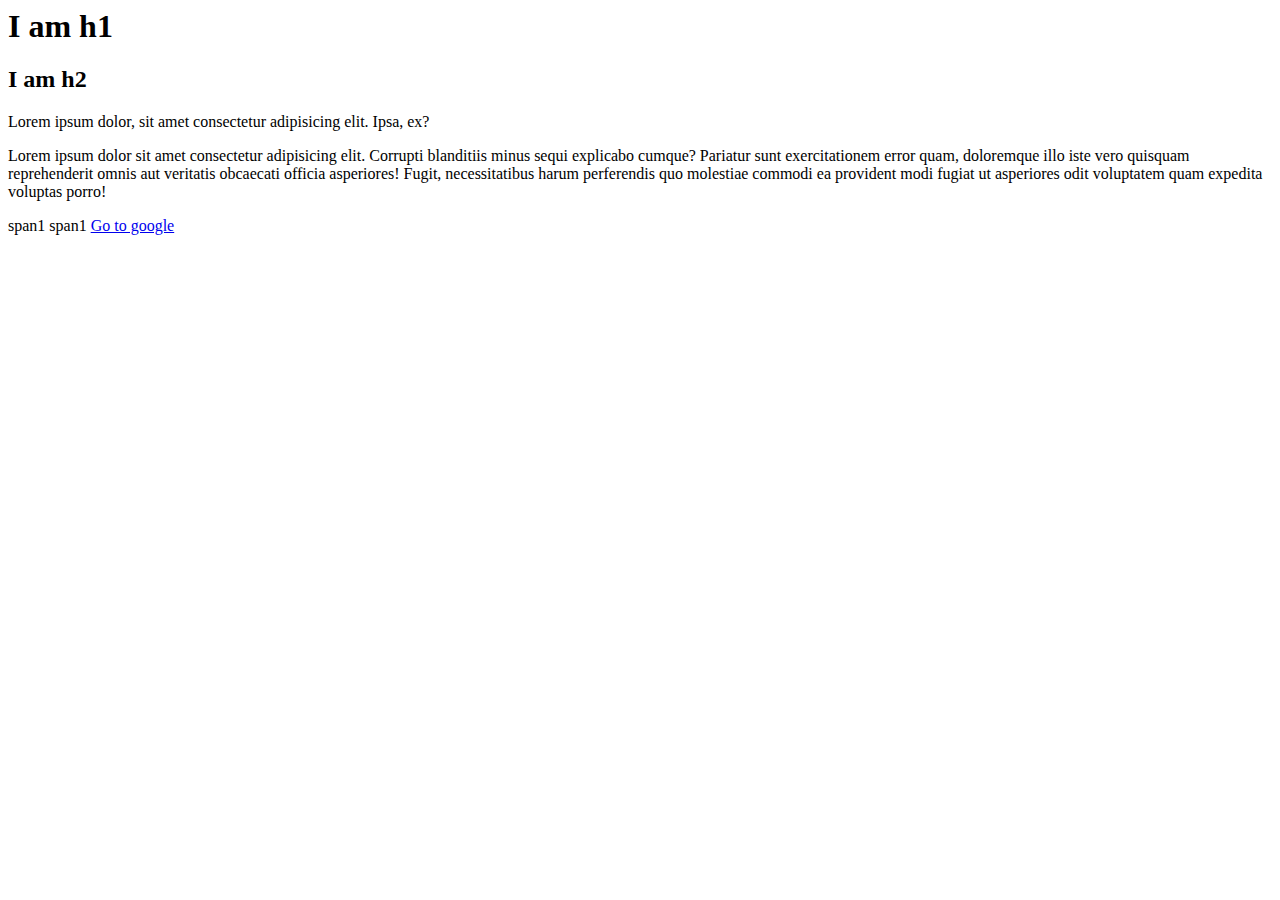
<file: HTMLPages/index.html>
<html>
    <head>
        
    </head>
    <body>
        <!--  this is html page -->
          <h1>I am h1</h1>
          <h2>I am h2</h2>

          <!-- Block : takes full width of view port | new line start 
           inline : takes width as content -> content wrap | not start new line  -->

            <div>Lorem ipsum dolor, sit amet consectetur adipisicing elit. Ipsa, ex?</div>

            <p>Lorem ipsum dolor sit amet consectetur adipisicing elit. Corrupti blanditiis minus sequi explicabo cumque? Pariatur sunt exercitationem error quam, doloremque illo iste vero quisquam reprehenderit omnis aut veritatis obcaecati officia asperiores! Fugit, necessitatibus harum perferendis quo molestiae commodi ea provident modi fugiat ut asperiores odit voluptatem quam expedita voluptas porro!</p>

            <span>span1</span>
            <span>span1</span>

            <a href="https://google.com"> Go to google</a>
            <a href="listPage1.html"></a>

    </body>
</html>
</file>
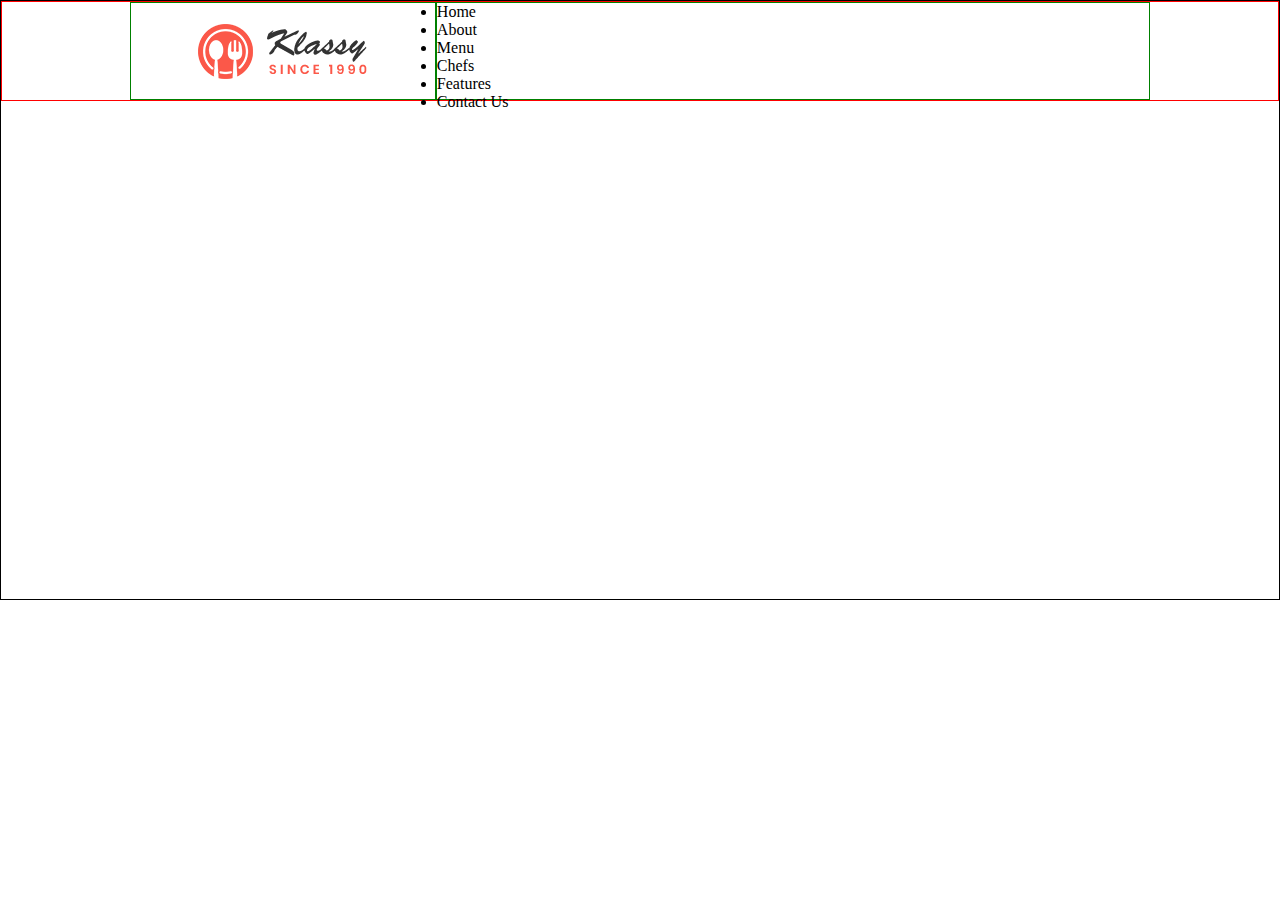
<file: WebAssignment/ClassyCafe/index.html>
<!DOCTYPE html>
<html lang="en">
<head>
    <meta charset="UTF-8">
    <meta name="viewport" content="width=device-width, initial-scale=1.0">
    <title>Classy Cafe</title>
    <link rel="stylesheet" href="styles.css">
</head>
<body>
    <div class="classy-cafe">

        <header>
            <div class="header-child">
                <div class="header-child-left">
                    <img src="images/klassy-logo.png" alt="">
                </div>
                <div class="header-child-right">
                    <ul>
                        <li>Home</li>
                        <li>About</li>
                        <li>Menu</li>
                        <li>Chefs</li>
                        <li>Features</li>
                        <li>Contact Us</li>
                    </ul>
                </div>
            </div>
        </header>

    </div>
</body>
</html>
</file>
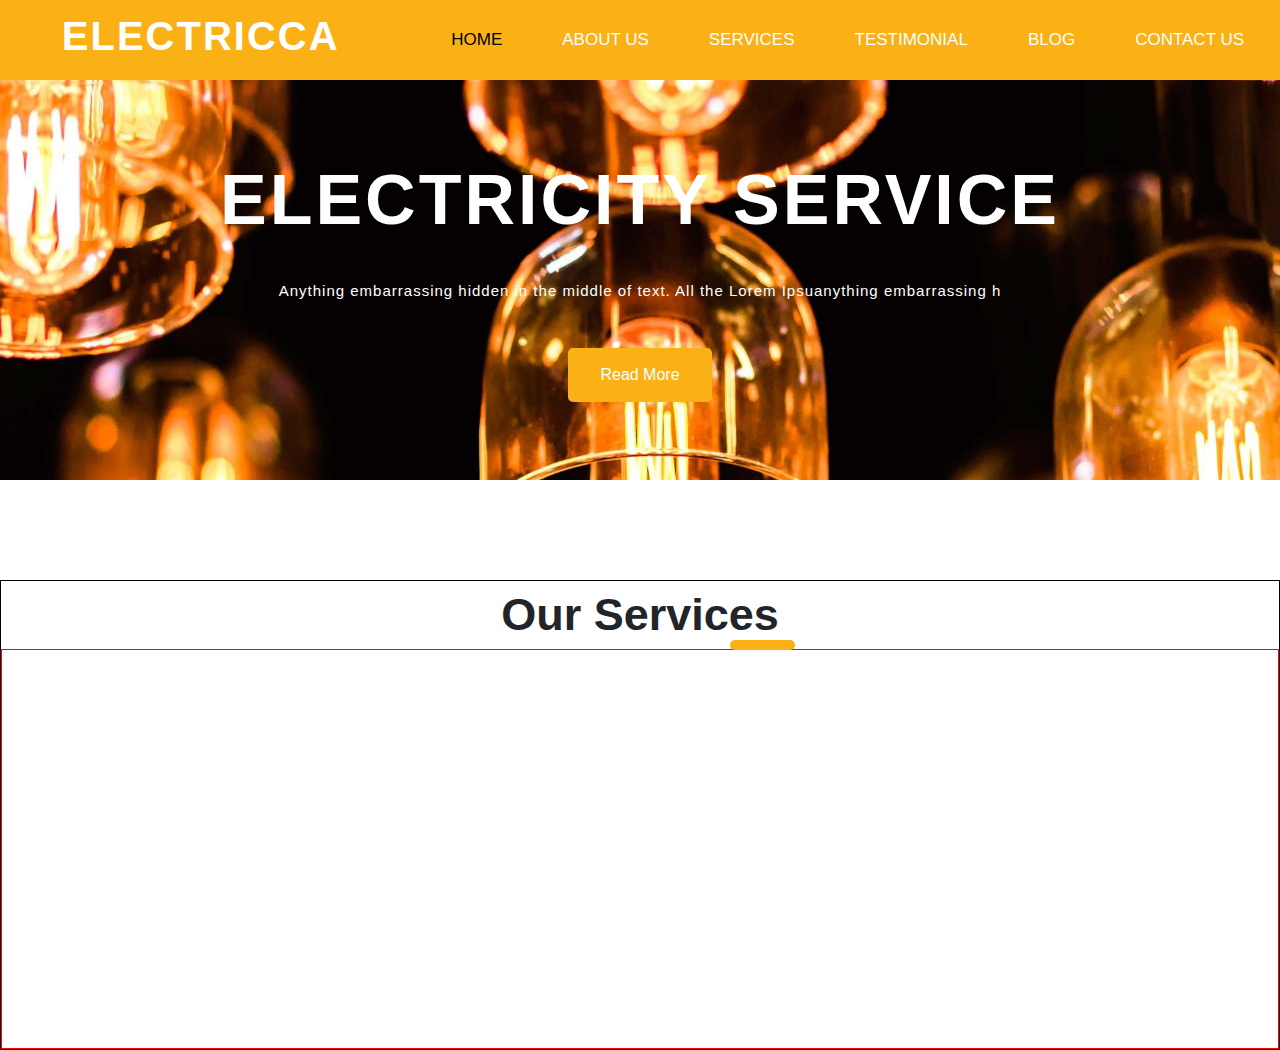
<file: WebAssignment/Electricca/index.html>
<html>
    <head>
        <meta charset="utf-8">
        <meta name="viewport" content="width=device-width, initial-scale=1">
        <link rel="stylesheet" href="https://cdn.jsdelivr.net/npm/bootstrap@4.6.2/dist/css/bootstrap.min.css">
        <script src="https://cdn.jsdelivr.net/npm/jquery@3.7.1/dist/jquery.slim.min.js"></script>
        <script src="https://cdn.jsdelivr.net/npm/popper.js@1.16.1/dist/umd/popper.min.js"></script>
        <script src="https://cdn.jsdelivr.net/npm/bootstrap@4.6.2/dist/js/bootstrap.bundle.min.js"></script>

        <link rel="stylesheet" href="style.css">
    </head>
    <body>
        <div class="container-fluid">
            <div id="header" class="row pr-3">
                <div class="col-md-4 pr-8 d-flex align-items-center justify-content-center">
                    <h1>ELECTRICCA</h1>
                </div>
                <div id="menu" class="col-md-8 d-flex align-items-center justify-content-center">
                    <span style="color: black;">HOME</span>
                    <span>ABOUT US</span>
                    <span>SERVICES</span>
                    <span>TESTIMONIAL</span>
                    <span>BLOG</span>
                    <span>CONTACT US</span>
                </div>
            </div>

            <section  class="container-fluid banner d-flex flex-column align-items-center justify-content-center text-white">
                <h1>Electricity Service</h1>
                <p>Anything embarrassing hidden in the middle of text. All the Lorem Ipsuanything embarrassing h</p>
                <button id="read-more">Read More</button>
            </section>

            <section class="our-services d-flex flex-column align-items-center">
                <span>Our Services</span>
                <div class="container-fluid d-flex ">
                    <div class="card-cont container-fluid"></div>
                </div>
            </section>
        </div>
    </body>
</html>
</file>
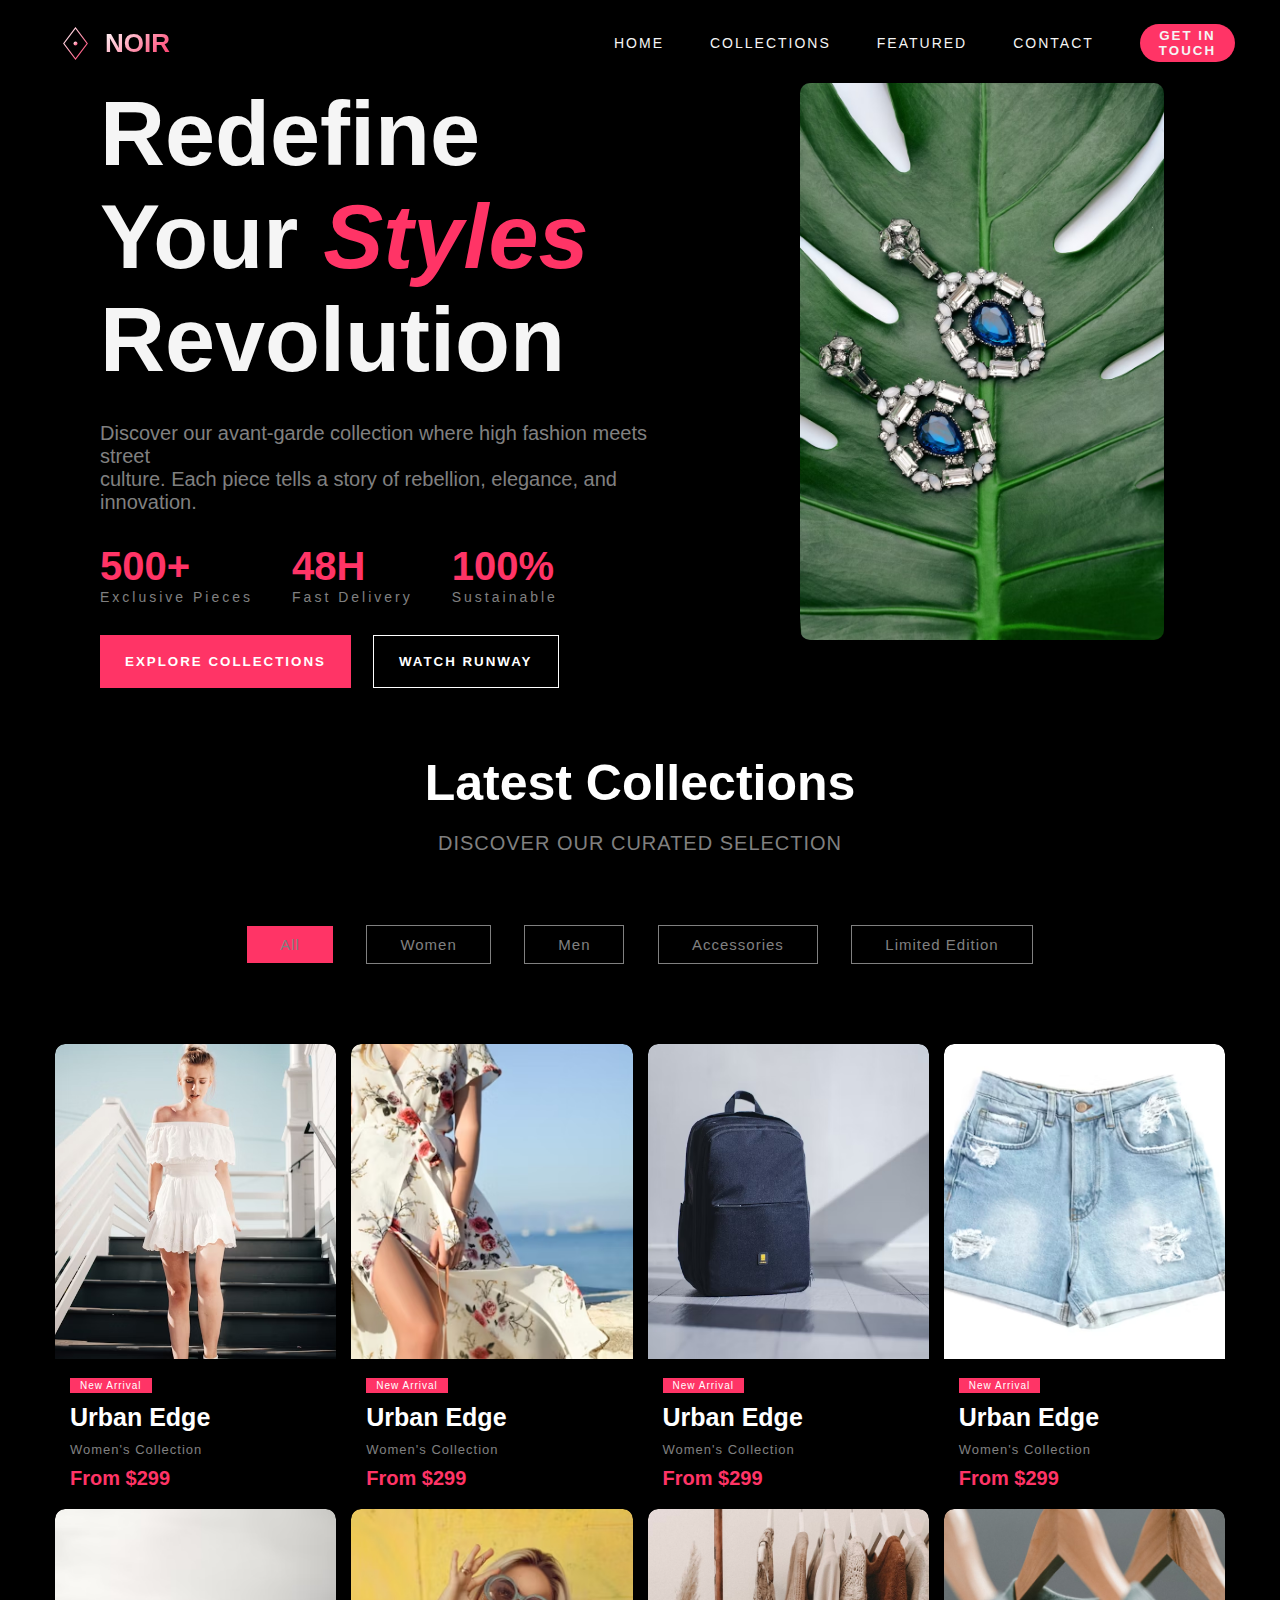
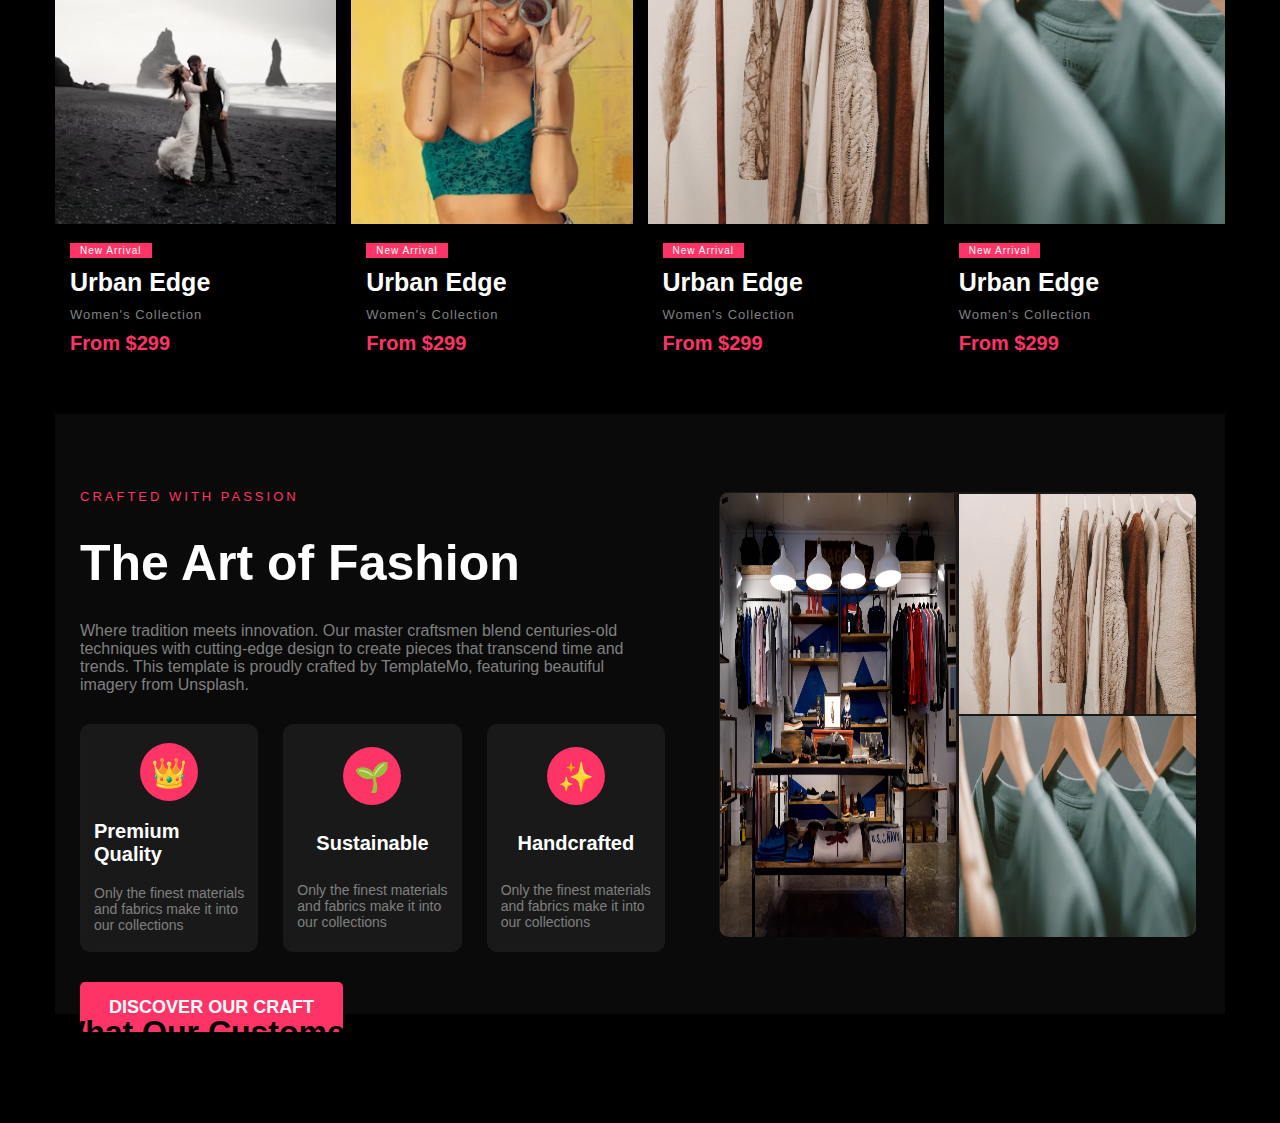
<file: WebAssignment/NoirFashion/index.html>
<html>
    <head>
        <title>NOIR</title>
        <link rel="stylesheet" href="style.css">
    </head>
    <body>
        <!-- pink :  rgb(255,52,102) 
         black backgroud : #0a0a0a;-->
        <div class="main-container">
            <section class="section-1">
            <div class="header">
                <div class="logo">
                    <svg class="logo-svg" viewBox="0 0 100 100" xmlns="http://www.w3.org/2000/svg">
                    <defs>
                        <linearGradient id="logoGrad" x1="0%" y1="0%" x2="100%" y2="100%">
                            <stop offset="0%" style="stop-color:#fff;stop-opacity:1"></stop>
                            <stop offset="100%" style="stop-color:#ff3366;stop-opacity:1"></stop>
                        </linearGradient>
                    </defs>
                    <polygon points="50,10 20,50 50,90 80,50" fill="none" stroke="url(#logoGrad)" stroke-width="3"></polygon>
                    <circle cx="50" cy="50" r="5" fill="url(#logoGrad)"></circle>
                    </svg>

                    <span class="logo-text">NOIR</span>
                </div>
                <div class="menu">
                    <a href="#">HOME</a>
                    <a href="#">COLLECTIONS</a>
                    <a href="#">FEATURED</a>
                    <a href="#">CONTACT</a>
                    <button>GET IN TOUCH</button>
                </div>
            </div>

            <div class="hero-section">
                <div class="left-hero">
                    <h1>Redefine <br> Your <span>Styles</span> Revolution</h1>
                    <p>Discover our avant-garde collection where high fashion meets street <br>culture. Each piece tells a story of rebellion, elegance, and innovation.</p>
                    <div class="hero-stats">
                        <div>
                            <h1>500+</h1>
                            <span>Exclusive Pieces</span>
                        </div>
                        <div>
                            <h1>48H</h1>
                            <span>Fast Delivery</span>
                        </div>
                        <div>
                            <h1>100%</h1>
                            <span>Sustainable</span>
                        </div>
                    </div>

                    <div class="hero-buttons">
                        <button>EXPLORE COLLECTIONS</button>
                        <button style="border: 1px solid white; background-color: transparent;">WATCH RUNWAY</button>
                    </div>
                </div>
                <div class="right-hero">
                    <img src="Images/noir-fashion-hero-01.avif" alt="">
                </div>
            </div>
            </section>


            <section class="section-2">
                <h1>Latest Collections</h1>
                <p>Discover our curated selection</p>
                <div class="button-box">
                    <button>All</button>
                    <button>Women</button>
                    <button>Men</button>
                    <button>Accessories</button>
                    <button>Limited Edition</button>
                </div>
            </section>

            <div class="section-3">
                <div class="card">
                    <img src="Images/urban-edge.avif" alt="">
                    <div>
                        <button>New Arrival</button>
                        <h1>Urban Edge</h1>
                        <p>Women's Collection</p>
                        <span>From $299</span>
                    </div>
                </div>
                <div class="card">
                    <img src="Images/midnight-luxe.avif" alt="">
                    <div>
                        <button>New Arrival</button>
                        <h1>Urban Edge</h1>
                        <p>Women's Collection</p>
                        <span>From $299</span>
                    </div>
                </div>
                <div class="card">
                    <img src="Images/accent-pieces.avif" alt="">
                    <div>
                        <button>New Arrival</button>
                        <h1>Urban Edge</h1>
                        <p>Women's Collection</p>
                        <span>From $299</span>
                    </div>
                </div>
                <div class="card">
                    <img src="Images/street-rebel.avif" alt="">
                    <div>
                        <button>New Arrival</button>
                        <h1>Urban Edge</h1>
                        <p>Women's Collection</p>
                        <span>From $299</span>
                    </div>
                </div>
            </div>

            <div class="section-3">
                <div class="card">
                    <img src="Images/avant-garde.avif" alt="">
                    <div>
                        <button>New Arrival</button>
                        <h1>Urban Edge</h1>
                        <p>Women's Collection</p>
                        <span>From $299</span>
                    </div>
                </div>
                <div class="card">
                    <img src="Images/spring-bloom.avif" alt="">
                    <div>
                        <button>New Arrival</button>
                        <h1>Urban Edge</h1>
                        <p>Women's Collection</p>
                        <span>From $299</span>
                    </div>
                </div>
                <div class="card">
                    <img src="Images/art-of-fashion-02.avif" alt="">
                    <div>
                        <button>New Arrival</button>
                        <h1>Urban Edge</h1>
                        <p>Women's Collection</p>
                        <span>From $299</span>
                    </div>
                </div>
                <div class="card">
                    <img src="Images/art-of-fashion-03.avif" alt="">
                    <div>
                        <button>New Arrival</button>
                        <h1>Urban Edge</h1>
                        <p>Women's Collection</p>
                        <span>From $299</span>
                    </div>
                </div>
            </div>

            <section class="section-4">
                <div class="section-4-left">
                    <!-- <div class="section-4-left-content"> -->
                        <span>Crafted with Passion</span>
                        <h1>The Art of Fashion</h1>
                        <p>Where tradition meets innovation. Our master craftsmen blend centuries-old techniques with cutting-edge design to create pieces that transcend time and trends. This template is proudly crafted by TemplateMo, featuring beautiful imagery from Unsplash.</p>
                        <div class="left-card-cont">
                            <div>
                                <div class="highlight-icon">👑</div>
                                <span style="font-size: 20px; font-weight: 600;">Premium Quality </span>
                                <p style="font-size: 14px;">Only the finest materials and fabrics make it into our collections</p>
                            </div>
                            <div>
                                <div class="highlight-icon">🌱</div>
                                <span style="font-size: 20px; font-weight: 600;">Sustainable </span>
                                <p style="font-size: 14px;">Only the finest materials and fabrics make it into our collections</p>
                            </div>
                            <div>
                                <div class="highlight-icon">✨</div>
                                <span style="font-size: 20px; font-weight: 600;">Handcrafted</span>
                                <p style="font-size: 14px;">Only the finest materials and fabrics make it into our collections</p>
                            </div>
                        </div>
                        <button>Discover our craft</button>
                    <!-- </div> -->
                </div>
                <div class="section-4-right">
                    <div class="img-cont">
                        <div class="img-left">
                            <img src="Images/art-of-fashion-01.avif" alt="">
                        </div>
                        <div class="img-right">
                            <img src="Images/art-of-fashion-02.avif" alt="">
                            <img src="Images/art-of-fashion-03.avif" alt="">
                        </div>
                    </div>
                </div>
            </section>


            <section class="section-5">
                <h1>What Our Customers Say</h1>
                <p>Real stories from fashion enthusiasts</p>
                <div>
                    <div>
                        "NOIR has completely transformed my wardrobe. The quality and attention to detail is unmatched. Every piece feels like a work of art."
                    </div>
                    <div>
                        "The sustainable approach combined with luxury design is exactly what I was looking for. NOIR proves you don't have to compromise."
                    </div>
                    <div>
                        "I've been a customer for three years now, and each collection keeps exceeding my expectations. The fit and quality are consistently outstanding."
                    </div>
                </div>
            </section>
        </div>
    </body>
</html>
</file>
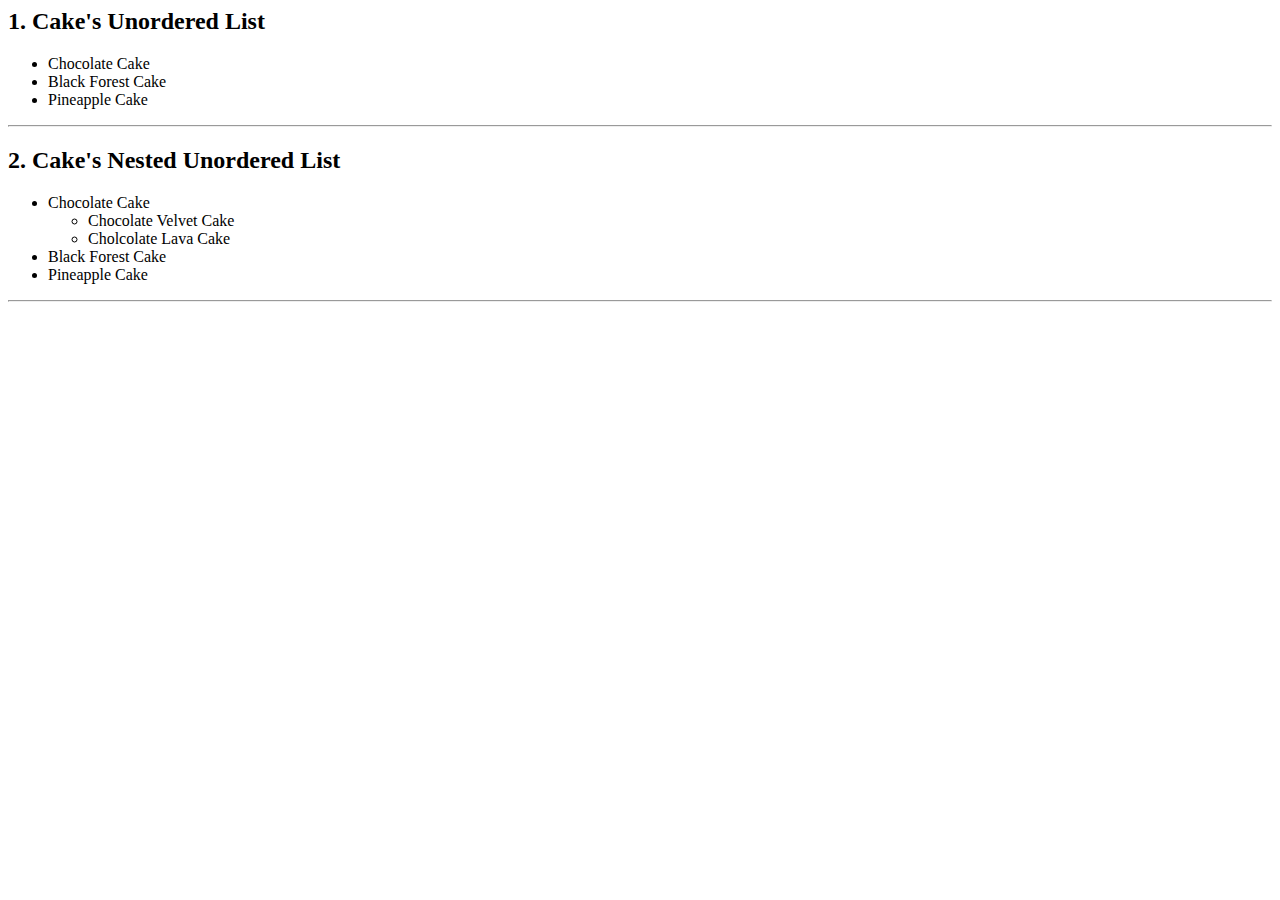
<file: HTML/listPage1.html>
<html>
    <head>
        <title>My List Page</title>
    </head>
    <body>
        <h2>1. Cake's Unordered List</h2>
        <ul>
            <li>Chocolate Cake</li>
            <li>Black Forest Cake</li>
            <li>Pineapple Cake</li>
        </ul>
        <hr/>


        <h2>2. Cake's Nested Unordered List</h2>
        <ul>
            <li>Chocolate Cake
                <ul>
                    <li>Chocolate Velvet Cake</li>
                    <li>Cholcolate Lava Cake</li>
                </ul>
            </li>

            <li>Black Forest Cake</li>
            <li>Pineapple Cake</li>
        </ul>
        <hr/>

    </body>
</html>
</file>
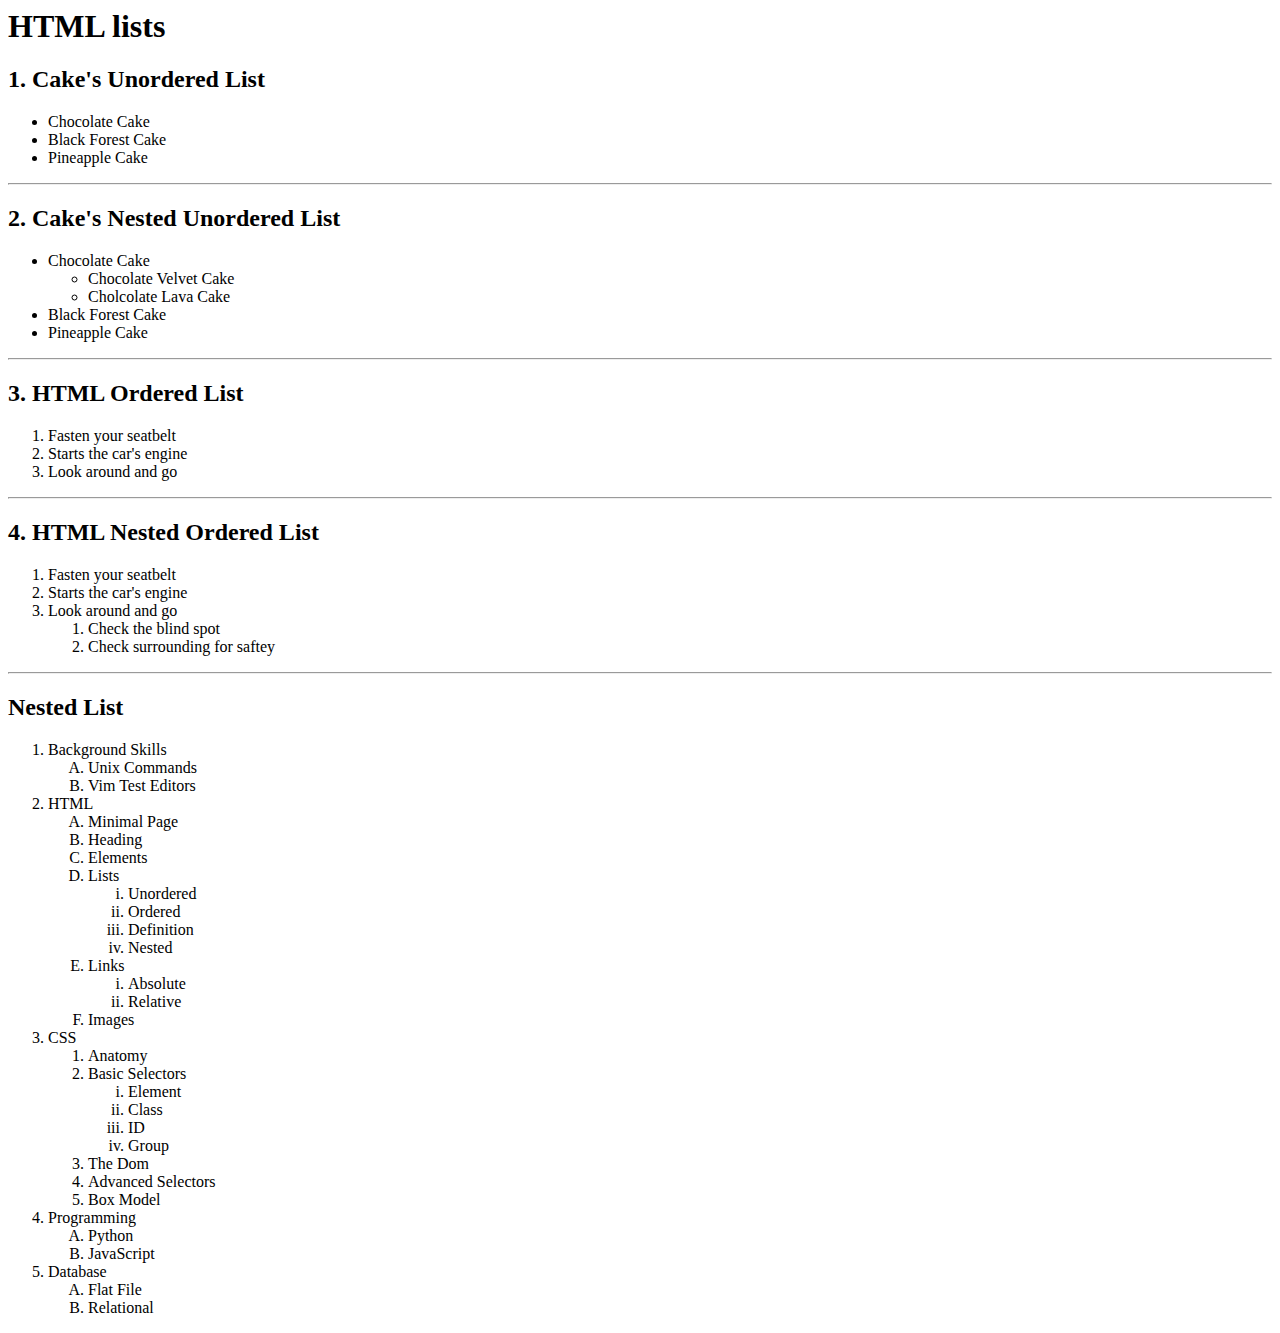
<file: HTMLPages/listPage1.html>
<html>
    <head>
        <title>My List Page</title>
    </head>
    <body>
        <h1>HTML lists</h1>
        <h2>1. Cake's Unordered List</h2>
        <ul>
            <li>Chocolate Cake</li>
            <li>Black Forest Cake</li>
            <li>Pineapple Cake</li>
        </ul>
        <hr/>


        <h2>2. Cake's Nested Unordered List</h2>
        <ul>
            <li>Chocolate Cake
                <ul>
                    <li>Chocolate Velvet Cake</li>
                    <li>Cholcolate Lava Cake</li>
                </ul>
            </li>

            <li>Black Forest Cake</li>
            <li>Pineapple Cake</li>
        </ul>
        <hr/>

        <h2>3. HTML Ordered List</h2>
        <ol>
            <li>Fasten your seatbelt</li>
            <li>Starts the car's engine</li>
            <li>Look around and go</li>
        </ol>
        <hr/>

        <h2>4. HTML Nested Ordered List</h2>
        <ol>
            <li>Fasten your seatbelt</li>
            <li>Starts the car's engine</li>
            <li>
                Look around and go
                <ol>
                    <li>Check the blind spot</li>
                    <li>Check surrounding for saftey</li>
                </ol>
            </li>
        </ol>
        <hr/>

        <h2>Nested List</h2>
        <ol>
            <li>
                Background Skills
                <ol type="A">
                    <li>Unix Commands</li>
                    <li>Vim Test Editors</li>
                </ol>
            </li>
            <li>
                HTML 
                <ol type="A">
                    <li>Minimal Page</li>
                    <li>Heading</li>
                    <li>Elements</li>
                    <li>Lists
                        <ol type="i">
                            <li>Unordered</li>
                            <li>Ordered</li>
                            <li>Definition</li>
                            <li>Nested</li>
                        </ol>
                    </li>
                    <li>Links
                        <ol type="i">
                            <li>Absolute</li>
                            <li>Relative</li>
                        </ol>
                    </li>
                    <li>Images</li>
                </ol>
            </li>
            <li>CSS 
                <ol>
                    <li>Anatomy</li>
                    <li>Basic Selectors
                        <ol type="i">
                            <li>Element</li>
                            <li>Class</li>
                            <li>ID</li>
                            <li>Group</li>
                        </ol>
                    </li>
                    <li>The Dom</li>
                    <li>Advanced Selectors</li>
                    <li>Box Model</li>
                </ol>
            </li>
            <li>Programming
                <ol type="A">
                    <li>Python</li>
                    <li>JavaScript</li>
                </ol>
            </li>
            <li>Database
                <ol type="A">
                    <li>Flat File</li>
                    <li>Relational</li>
                </ol>
            </li>
        </ol>

    </body>
</html>
</file>
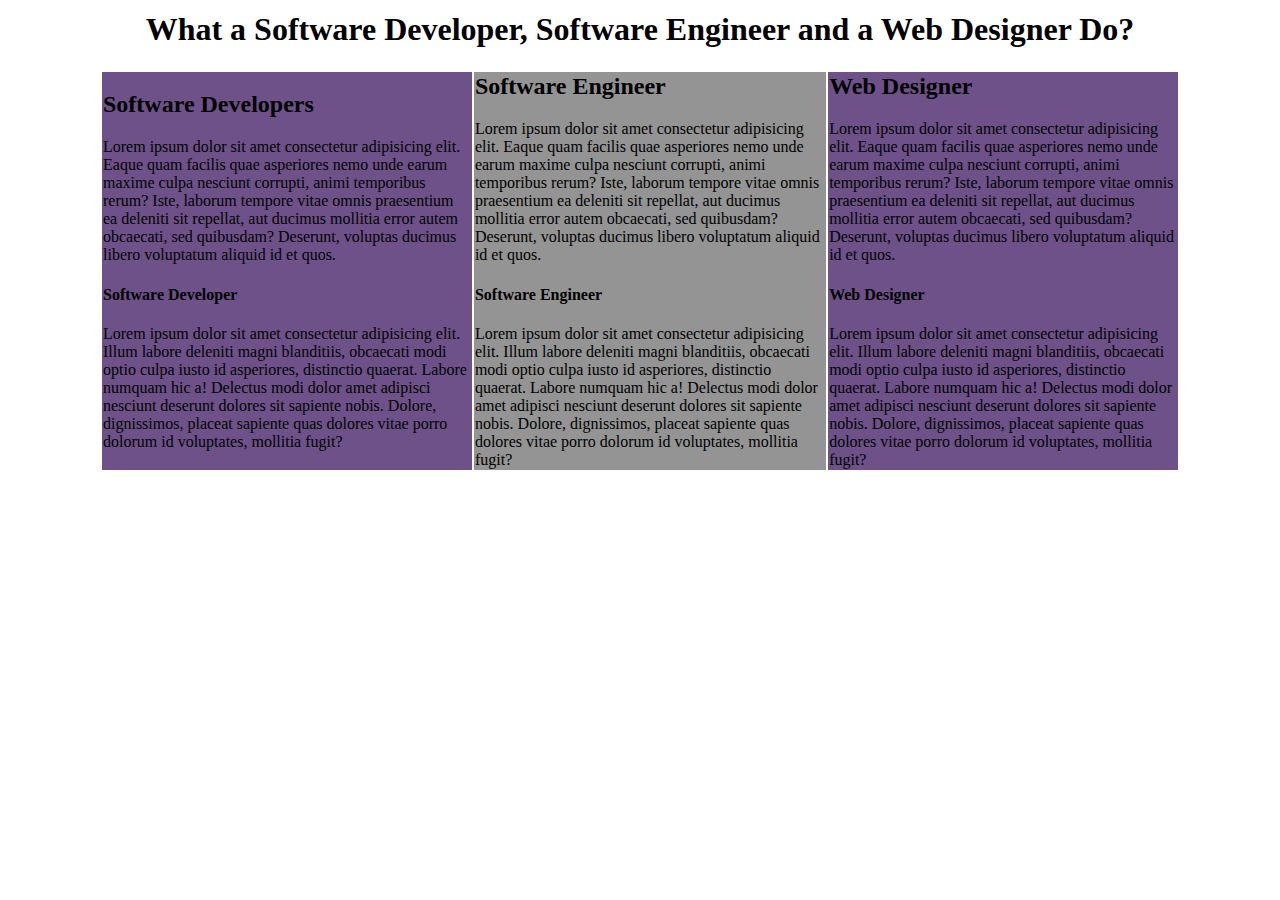
<file: HTMLPages/page3.html>
<html>
    <head>
        <title>Software Developer</title>
    </head>
    <body style="margin-left: 100px; margin-right: 100px;">

        <table>
            <thead>
                <th colspan="3"><h1>What a Software Developer, Software Engineer and a Web Designer Do?</h1></th>
            </thead>
            <tbody>
                <tr>
                    <td style="background-color: rgba(69, 32, 104, 0.781);">
                        <div>
                        <h2>Software Developers</h2>
                        Lorem ipsum dolor sit amet consectetur adipisicing elit. Eaque quam facilis quae asperiores nemo unde earum maxime culpa nesciunt corrupti, animi temporibus rerum? Iste, laborum tempore vitae omnis praesentium ea deleniti sit repellat, aut ducimus mollitia error autem obcaecati, sed quibusdam? Deserunt, voluptas ducimus libero voluptatum aliquid id et quos.
                        <h4>Software Developer</h4>
                        Lorem ipsum dolor sit amet consectetur adipisicing elit. Illum labore deleniti magni blanditiis, obcaecati modi optio culpa iusto id asperiores, distinctio quaerat. Labore numquam hic a! Delectus modi dolor amet adipisci nesciunt deserunt dolores sit sapiente nobis. Dolore, dignissimos, placeat sapiente quas dolores vitae porro dolorum id voluptates, mollitia fugit?
                    </div>
                    </td>
                    <td style="background-color: rgba(128, 128, 128, 0.842);">    
                    <div>
                        <h2>Software Engineer</h2>
                        Lorem ipsum dolor sit amet consectetur adipisicing elit. Eaque quam facilis quae asperiores nemo unde earum maxime culpa nesciunt corrupti, animi temporibus rerum? Iste, laborum tempore vitae omnis praesentium ea deleniti sit repellat, aut ducimus mollitia error autem obcaecati, sed quibusdam? Deserunt, voluptas ducimus libero voluptatum aliquid id et quos.
                        <h4>Software Engineer</h4>
                        Lorem ipsum dolor sit amet consectetur adipisicing elit. Illum labore deleniti magni blanditiis, obcaecati modi optio culpa iusto id asperiores, distinctio quaerat. Labore numquam hic a! Delectus modi dolor amet adipisci nesciunt deserunt dolores sit sapiente nobis. Dolore, dignissimos, placeat sapiente quas dolores vitae porro dolorum id voluptates, mollitia fugit?
                    </div>  
                    </td>
                    <td style="background-color: rgba(69, 32, 104, 0.781);">   
                     <div>
                        <h2>Web Designer</h2>
                        Lorem ipsum dolor sit amet consectetur adipisicing elit. Eaque quam facilis quae asperiores nemo unde earum maxime culpa nesciunt corrupti, animi temporibus rerum? Iste, laborum tempore vitae omnis praesentium ea deleniti sit repellat, aut ducimus mollitia error autem obcaecati, sed quibusdam? Deserunt, voluptas ducimus libero voluptatum aliquid id et quos.
                        <h4>Web Designer</h4>
                        Lorem ipsum dolor sit amet consectetur adipisicing elit. Illum labore deleniti magni blanditiis, obcaecati modi optio culpa iusto id asperiores, distinctio quaerat. Labore numquam hic a! Delectus modi dolor amet adipisci nesciunt deserunt dolores sit sapiente nobis. Dolore, dignissimos, placeat sapiente quas dolores vitae porro dolorum id voluptates, mollitia fugit?
                    </div>
                    </td>
                </tr>
            </tbody>
        </table>
       
            
           

         
       
    </body>
</html>
</file>
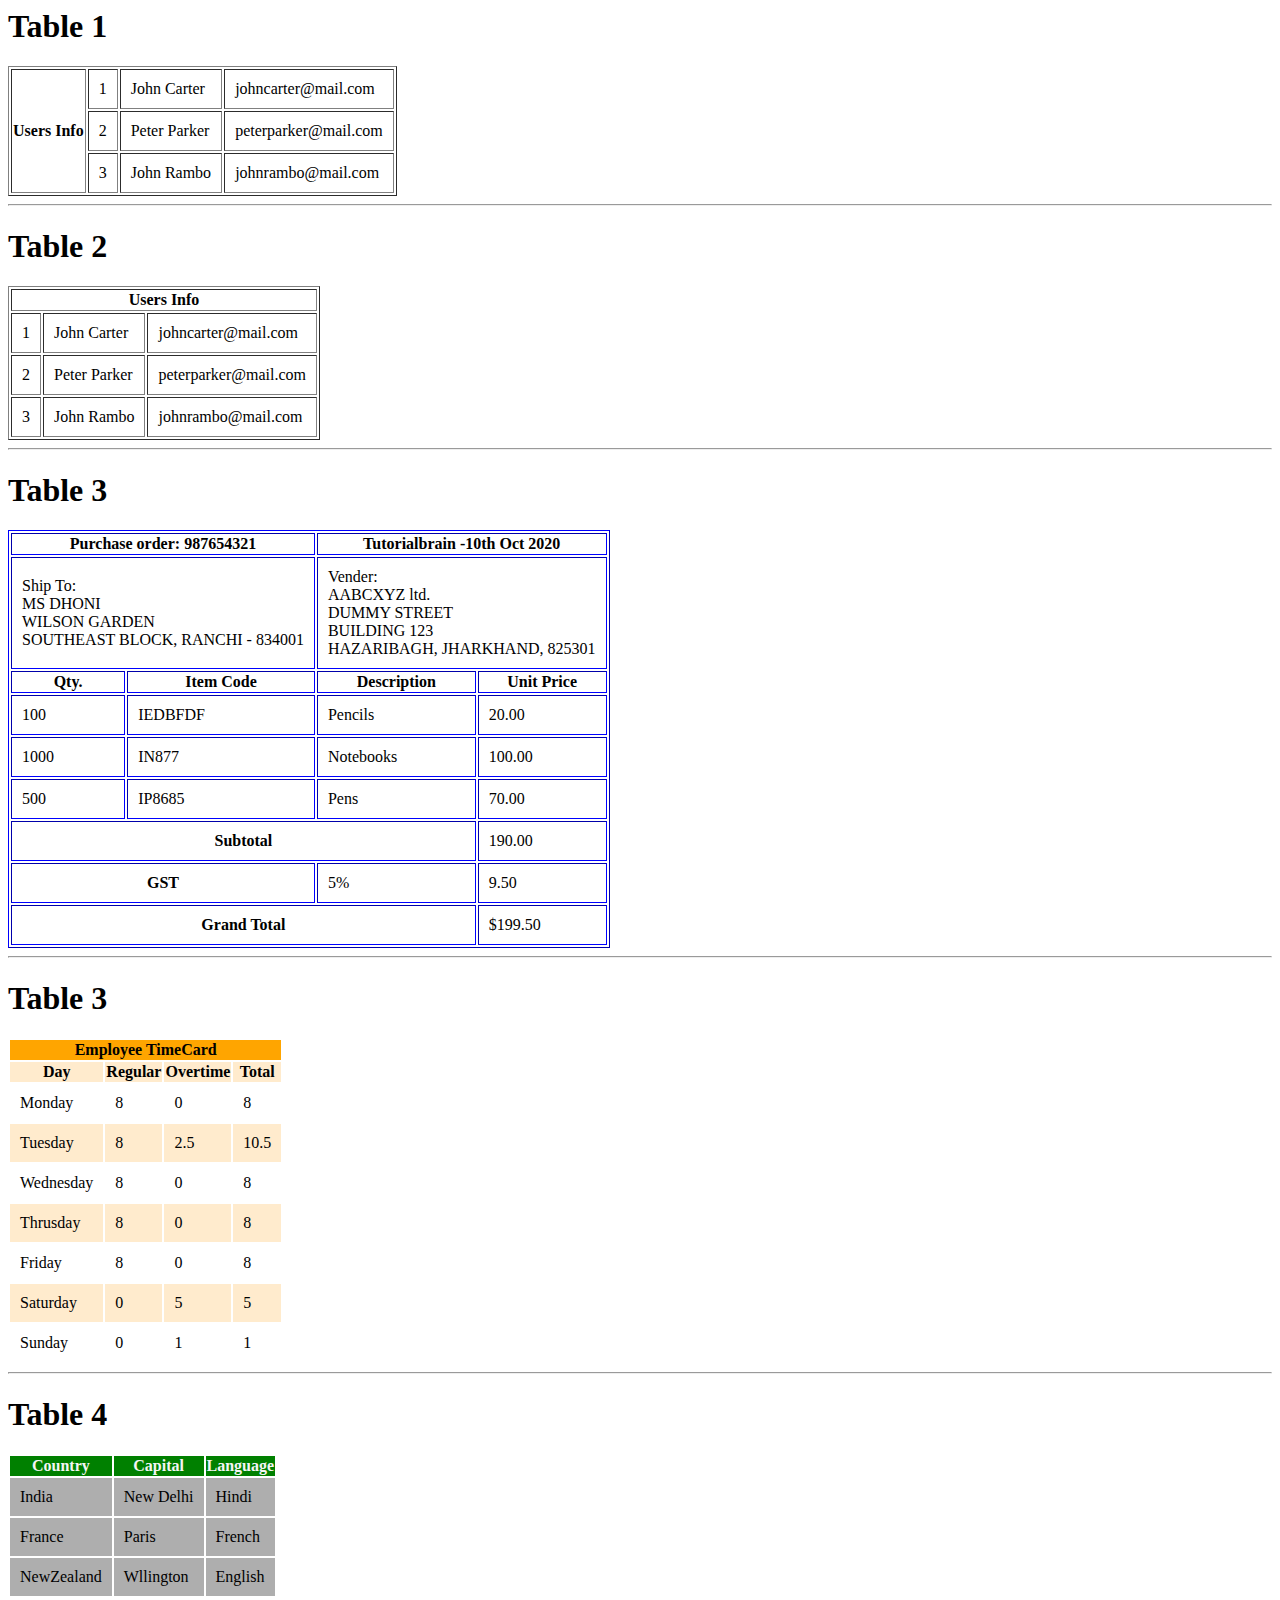
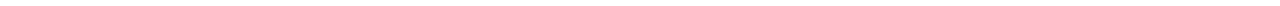
<file: HTMLPages/TablesPage.html>
<html>
    <head>
        <title>HTML Tables</title>
        <style>
            td{
                padding: 10px;
            }
        </style>
    </head>
    <body>
        <h1>Table 1</h1>
        <table border="1">
            <tr>
                <th rowspan="3" >Users Info</th>
                <td>1</td>
                <td>John Carter</td>
                <td>johncarter@mail.com</td>
            </tr>
            <tr>
                <td>2</td>
                <td>Peter Parker</td>
                <td>peterparker@mail.com</td>
            </tr>
            <tr>
                <td>3</td>
                <td>John Rambo</td>
                <td>johnrambo@mail.com</td>
            </tr>
        </table>
        <hr>

        <h1>Table 2</h1>
        <table border="1">
            <tr>
                <th colspan="3" >Users Info</th>
            </tr>
            <tr>
                <td>1</td>
                <td>John Carter</td>
                <td>johncarter@mail.com</td>
            </tr>
            <tr>
                <td>2</td>
                <td>Peter Parker</td>
                <td>peterparker@mail.com</td>
            </tr>
            <tr>
                <td>3</td>
                <td>John Rambo</td>
                <td>johnrambo@mail.com</td>
            </tr>
        </table>
        <hr>

        <h1>Table 3</h1>
        <table border="1" style="border-color: blue;">
           
            <tr>
                <th colspan="2">Purchase order: 987654321</th>
                <th colspan="2">Tutorialbrain -10th Oct 2020</th>
            </tr>
            <tr>
                <td colspan="2"><b></b>Ship To</b>: <br> MS DHONI <br> WILSON GARDEN <br> SOUTHEAST BLOCK, RANCHI - 834001</td>

                <td colspan="2">Vender: <br> AABCXYZ ltd. <br> DUMMY STREET <br> BUILDING 123 <br> HAZARIBAGH, JHARKHAND, 825301</td>
            </tr>
            <tr>
                <th>Qty.</th>
                <th>Item Code</th>
                <th>Description</th>
                <th>Unit Price</th>
            </tr>
            <tr>
                <td>100</td>
                <td>IEDBFDF</td>
                <td>Pencils</td>
                <td>20.00</td>
            </tr>
            <tr>
                <td>1000</td>
                <td>IN877</td>
                <td>Notebooks</td>
                <td>100.00</td>
            </tr>
            <tr>
                <td>500</td>
                <td>IP8685</td>
                <td>Pens</td>
                <td>70.00</td>
            </tr>
            <tr>
               <th colspan="3">Subtotal</th>
               <td>190.00</td>
            </tr>
            <tr>
                <th colspan="2">GST</th>
                <td>5%</td>
                <td>9.50</td>
            </tr>
            <tr>
                <th colspan="3">Grand Total</th>
                <td>$199.50</td>
            </tr>
        </table>
        <hr>

        <h1>Table 3</h1>
        <table >
            <thead>
               <tr>
                   <th colspan="4" style="background-color: orange;">Employee TimeCard</th>
               </tr>
               <tr style="background-color: blanchedalmond;">
                    <th>Day</th>
                    <th>Regular</th>
                    <th>Overtime</th>
                    <th>Total</th>
               </tr>
            </thead>
            <tr>
                <td>Monday</td>
                <td>8</td>
                <td>0</td>
                <td>8</td>
            </tr>
            <tr style="background-color: blanchedalmond;">
                <td>Tuesday</td>
                <td>8</td>
                <td>2.5</td>
                <td>10.5</td>
            </tr>
            <tr>
                <td>Wednesday</td>
                <td>8</td>
                <td>0</td>
                <td>8</td>
            </tr>
            <tr style="background-color: blanchedalmond;">
                <td>Thrusday</td>
                <td>8</td>
                <td>0</td>
                <td>8</td>
            </tr>
            <tr>
                <td>Friday</td>
                <td>8</td>
                <td>0</td>
                <td>8</td>
            </tr>
            <tr style="background-color: blanchedalmond;">
               <td>Saturday</td>
                <td>0</td>
                <td>5</td>
                <td>5</td>
            </tr>
            <tr>
                <td>Sunday</td>
                <td>0</td>
                <td>1</td>
                <td>1</td>
            </tr>
        </table>
        <hr>

        <h1>Table 4</h1>
        <table>
            <thead style="background-color: green; color: whitesmoke;">
                <th>Country</th>
                <th>Capital</th>
                <th>Language</th>
            </thead>
            <tr style="background-color: rgba(128, 128, 128, 0.637);">
                <td>India</td>
                <td>New Delhi</td>
                <td>Hindi</td>
            </tr>
            <tr style="background-color: rgba(128, 128, 128, 0.637);">
                <td>France</td>
                <td>Paris</td>
                <td>French</td>
            </tr>
            <tr style="background-color: rgba(128, 128, 128, 0.637);">
                <td>NewZealand</td>
                <td>Wllington</td>
                <td>English</td>
            </tr>
        </table>

    </body>
</html>
</file>
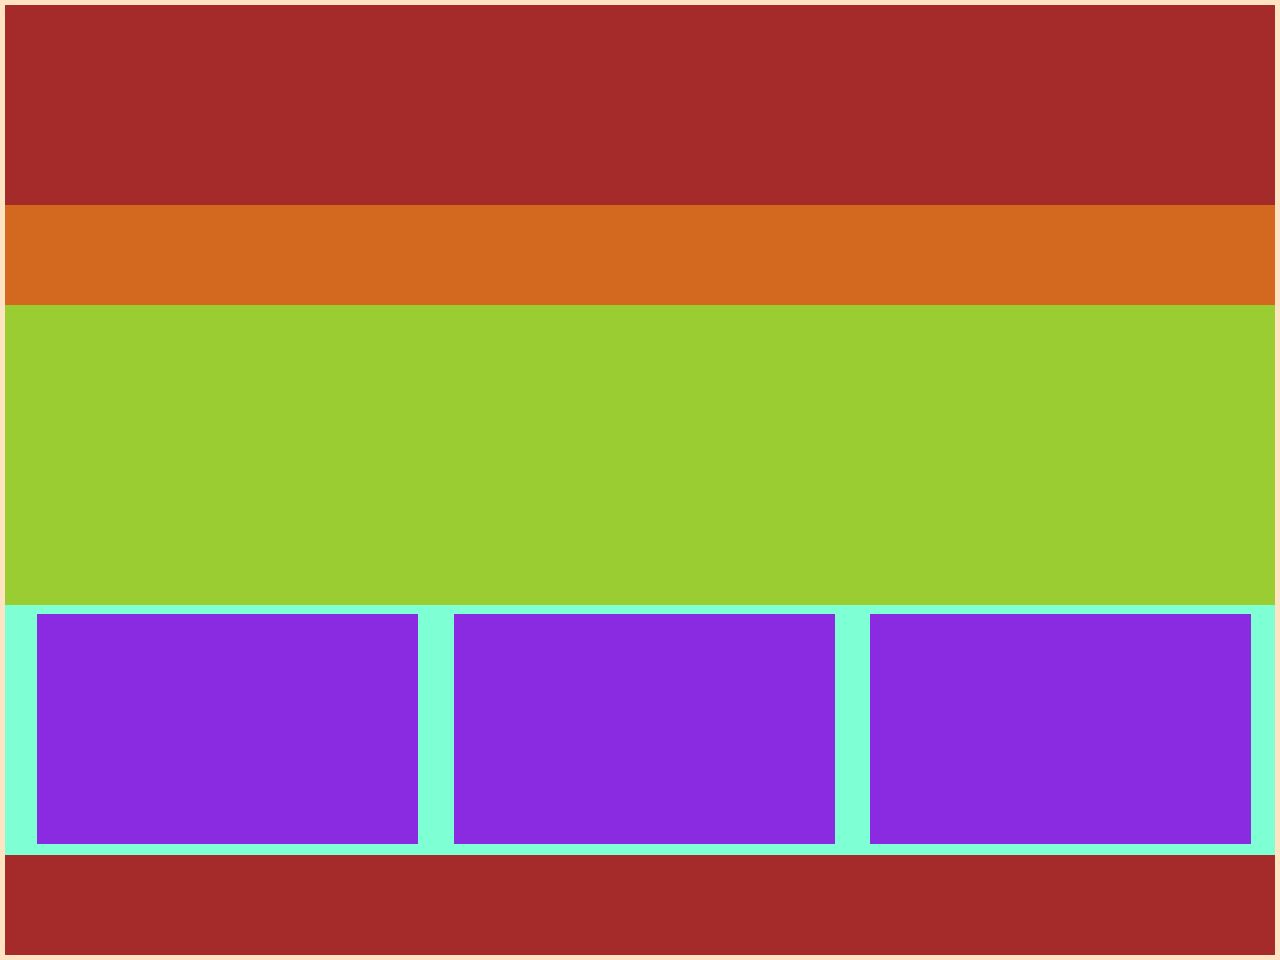
<file: WebAssignment/webpage1.html>
<html>
    <head>
        <title>Template 1</title>
        <style>
            *{
                margin: 0;
                padding: 0;
            }
            .main{
                min-height: 800px;
                background-color: bisque;
                padding: 5px;
            }
            .header{
                height: 200px;
                background-color: brown;
            }
            .nav{
                height: 100px;
                background-color: chocolate;
            }
            .main-content{
                height: 300px;
                background-color: yellowgreen;
            }
            .img-section{
                height: 250px;
                background-color: aquamarine;
            }
            .image{
                display: inline-block;
                width: 30%;
                height: 230px;
                margin-left: 2.5%;
                margin-top: 0.7%;
                background-color: blueviolet;
            }
            .footer{
                height: 100px;
                background-color: brown;
            }
        </style>
    </head>
    <body>
        <div class="main">
            <div class="header"></div>
            <div class="nav"></div>
            <div class="main-content"></div>
            <div class="img-section">
                <div class="image"></div>
                <div class="image"></div>
                <div class="image"></div>
            </div>
            <div class="footer"></div>
        </div>
    </body>
</html>
</file>
<file: WebAssignment/ClassyCafe/styles.css>
*{
    margin: 0;
    padding: 0;
    box-sizing: border-box;
}

.classy-cafe{
    min-height: 600px;
    border: 1px solid black;
}

header{
    border: 1px solid red;
    height: 100px;
}
.header-child{
    width: 100%;
    height: 100%;
    display: flex;
    flex-direction: row;
    justify-content: space-around;
    padding: 0 10%;
}
.header-child-left{
    border: 1px solid green;
    height: 100%;
    width: 30%;
    display: flex;
    justify-content: center;
    align-items: center;
}
.header-child-left img{

}
.header-child-right{
    border: 1px solid green;
    height: 100%;
    width: 70%;
}
</file>
<file: WebAssignment/Electricca/style.css>
*{
    padding: 0 !important;
    margin: 0;
}
#header{
    height: 80px;
    background-color: #F9B116;
    position: relative;
    color: white;
    padding: 0px 50px;
}

#header h1{
    font-weight: bolder;
    letter-spacing: 2px;
}

#menu{
    column-gap: 60px;
    padding-right: 60px;
    cursor: pointer;
    font-size: 17px;
}

#menu span:hover{
    color: black;
}

.banner{
    height: 400px;
    background-image: url("images/banner-bg.png");
    background-size: cover;
    background-repeat: no-repeat;
    row-gap: 30px;
}
.banner h1{
    font-weight: bold;
    font-size: 70px;
    letter-spacing: 3px;
    text-transform: uppercase;
}
.banner p{
    font-size: 15px;
    font-weight: 500;
    letter-spacing: 1px;
}
#read-more{
    padding: 15px 32px !important;
    color: white;
    background-color: #F9B116;
    border: none;
    font-weight: 500;
    border-radius: 5px;
}
#read-more:hover{
    background-color: white;
    color: rgb(26, 25, 25);
}

.our-services{
    min-height: 400px;
    border: 1px solid black;
    margin-top: 100px;
}
.our-services span{
    font-size: 45px;
    font-weight: 800;
    row-gap: 50px;
}

.our-services span:after{
    content: "";
    width: 65px;
    height: 10px;
    background-color: #F9B116;
    position: absolute;
    left: 730px;
    top: 640px;
    border-radius: 40px;
}

.card-cont{
    height: 400px;
    border: 1px solid red;
}
</file>
<file: WebAssignment/NoirFashion/style.css>
*{
    margin: 0;
    padding: 0;
    font-family: Arial, Helvetica, sans-serif;
}

body{
    background: black;
}
.main-container{
    min-height: 100vh;
    margin: 0 55px;
    position: relative;
}
.header{
    height: 60px;
    display: flex;
    justify-content: space-between;
    padding-top: 15px;
}
.logo{
    height: 90%;
    width: 40%;
    display: flex;
    justify-content: flex-start;
    align-items: center;
    column-gap: 10px;
    padding: 1px;
    
}
.menu{
    height: 90%;
    width: 50%;
    margin-left: 20px;
    margin-right: 25px;
    padding: 1px;
    color: whitesmoke;
    letter-spacing: 2px;
    font-size: 14px;
    display: flex;
    align-items: center;
    /* justify-content: space-around; */
    column-gap: 46px;
}
.menu a{
    text-decoration: none;
    color: whitesmoke;
}

.menu button{
    color: whitesmoke;
    font-weight: bold;
    height: 70%;
    background: rgb(255,52,102);
    border: none;
    border-radius: 30px;
    letter-spacing: 2px;
    padding: 1px 19px;
}
.logo-text{
    background: linear-gradient(139deg, white, rgb(255,52,102));
    background-clip: text;
    -webkit-text-fill-color: transparent;
    font-size: 26px;
    font-weight: 900;
}

.logo-svg{
    height: 39px;
}

.hero-section{
    /* border: 1px solid white; */
    min-height: 400px;
    display: flex;
}
.left-hero{
    display: flex;
    flex-direction: column;
    row-gap: 30px;
  width: 60%;
  min-height: 75%;
  margin: 8px 45px;
  color: whitesmoke;
  /* border: 1px solid red; */
}

.right-hero{
    width: 40%;
    min-height: 75%;
    margin: 8px 45px;
    display: flex;
    align-items: flex-start;
    justify-content: center;
    /* border: 1px solid red; */
}

.right-hero img{
    width: 92%;
    height: 92%;
    border-radius: 10px;
}
.left-hero h1{
    font-size: 90px;
    font-weight: 800;
}
.left-hero h1 span{
    font-style: italic;
    color: rgb(255,52,102);
}

.left-hero p{
    color: gray;
    font-size: 20px;
}

.hero-stats{
    display: flex;
    column-gap: 39px;
}
.hero-stats div h1{
    font-size: 40px;
    color: rgb(255,52,102);
}
.hero-stats div span{
    color: grey;
    font-size: 14px;
    letter-spacing: 3px;
    font-weight: 100;
}

.hero-buttons{
    display: flex;
    column-gap: 22px;
}

.hero-buttons button{
    border: none;
    padding: 18px 25px;
    background-color: rgb(255,52,102);
    font-weight: 700;
    color: white;
    letter-spacing: 2px;
}
.section-2{
    margin-top: 18px;
    /* border: 1px solid white; */
    height: 300px;
    color: white;
    display: flex;
    flex-direction: column;
    justify-content: center;
    align-items: center;
    row-gap: 20px;
}
.section-2 h1{
    margin-top: 20px;
    font-size: 50px;
    font-weight: 700;
}
.section-2 p{
    color: grey;
    font-size: 20px;
    text-transform: uppercase;
    letter-spacing: 1px;
}

.section-2 div{
    margin-top: 20px;
    width: 70%;
    height: 100px;
    /* border: 1px solid red; */
    display: flex;
    justify-content: space-around;
    align-items: center;
}

.section-2 div button{
    border: 1px solid grey;
    color: grey;
    padding: 10px 33px;
    background: transparent;
    font-size: 15px;
    letter-spacing: 1px;
}

.section-2 div button:nth-child(1){
    border:none;
    background-color: rgb(255,52,102);
}

.section-3{
    /* border: 1px solid red; */
    height: 450px;
    display: flex;
    column-gap: 15px;
    margin-top: 15px;
}

.section-3 .card{
    height: 100%;
    width: 25%;
    /* border: 1px solid white; */
    display: flex;
    flex-direction: column;
    column-gap: 10px;
    border-radius: 10px;
    overflow: hidden;
    margin-top: 15px;
}

.card:hover{
    box-shadow: 0px 1px 20px rgb(211, 59, 97);
}

.card img{
    border-top-left-radius: 10px;
    border-top-right-radius: 10px;
    width: 100%;
    height: 70%;
    object-fit: cover;
    transition: transform 0.4s ease;
}

.card img:hover{
    transform: scale(1.1);
}

.card div{
    margin-top: 19px;
    color: white;
    display: flex;
    flex-direction: column;
    align-items: flex-start;
    row-gap: 10px;
    padding-left: 15px;
}

.card div button{
    border: none;
    color:white;
    background-color: rgb(255,52,102);
    padding: 2px 10px;
    letter-spacing: 1px;
    font-size: 10px;
}
.card div h1{
    font-size: 25px;
}
.card div p{
    font-size: 13px;
    color: grey;
    letter-spacing: 1px;
}
.card div span{
    color: rgb(255,52,102);
    font-weight: 700;
    font-size: 20px;
}

.section-4{
    height: 500px;
    /* border: 1px solid green; */
    margin-top: 70px;
    padding: 50px 0;
    display: flex;
    background-color: #0a0a0a;
}

.section-4-left{
    height: 100%;
    width: 50%;
    /* border: 1px solid red; */
    color: white;
    display: flex;
    flex-direction: column;
    row-gap: 30px;
    padding: 25px;
}

.section-4-left span:nth-child(1){
    color: rgb(255,52,102);
    font-size: 13px;
    letter-spacing: 3px;
    text-transform: uppercase;
}

.section-4-left h1:nth-child(2){
    font-size: 50px;
    font-weight: 650;
}

.section-4-left p:nth-child(3){
    color: grey;
}

.left-card-cont{
    display: flex;
    justify-content: flex-start;
    column-gap: 25px;
}

.left-card-cont div{
    display: flex;
    flex-direction: column;
    justify-content: space-around;
    align-items: center;
    row-gap: 10px;
    padding: 13px;
    background-color: #191919;
    border: 0.2px solid #1a1a1a;;
    border-radius: 10px;
    height: 200px;
    width: 160px;
}
.highlight-icon{
    border: none !important;
    height: 32px  !important;
    width: 32px !important;
    border-radius: 50% !important;
    background-color: rgb(255,52,102) !important;
    font-size: 29px;
}

.section-4-left button{
    width: 45%;
    height: 50px;
    color: white;
    font-size: 18px;
    background-color: rgb(255,52,102);
    border: none;
    padding: 15px 18px;
    border-radius: 5px;
    font-weight: 600;
    text-transform: uppercase;
}

.section-4-right{
    height: 100%;
    width: 50%;
    display: flex;
    justify-content: center;
    align-items: center;
    /* border: 1px solid red; */
}

.img-cont{
    width: 89%;
    height: 89%;
    display: flex;
    border-radius: 10px;
    overflow: hidden;
    /* border: 1px solid white; */
}

.img-left{
    height: 100%;
    width: 50%;
    border: 1px solid #191919;
}
.img-left img{
    width: 100%;
    height: 100%
}
.img-right{
    height: 100%;
    width: 50%;
    display: flex;
    flex-direction: column;
    border: 1px solid #191919;
    /* border: 1px solid orangered; */
}

.img-right img{
    border: 1px solid #191919;
    width: 100%;
    height: 50%
}
</file>
